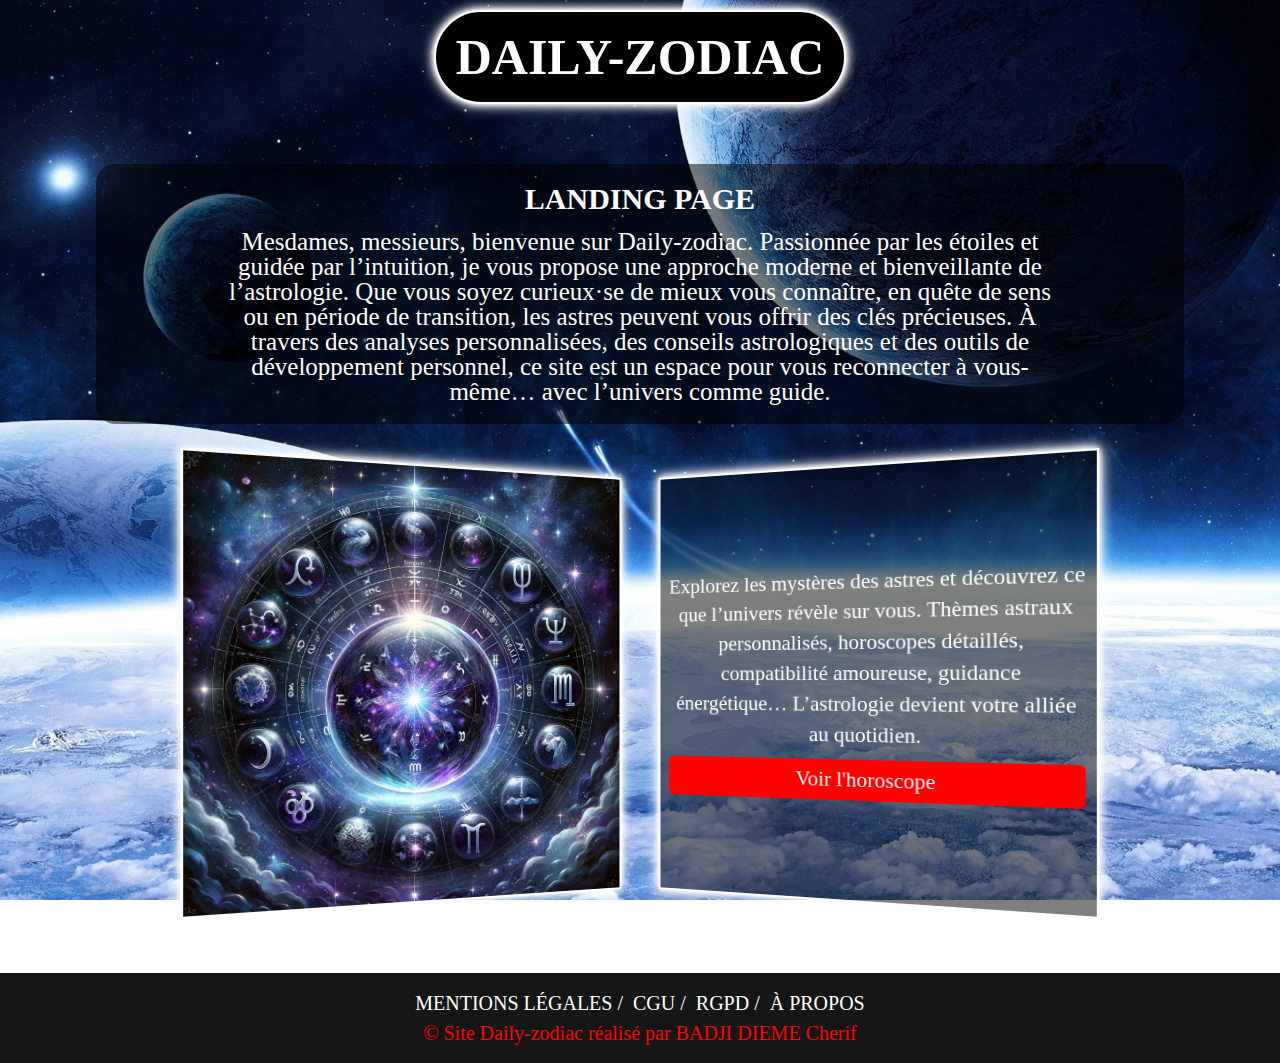
<file: index.html>
<!DOCTYPE html>
<html lang="en">
<head>
    <meta charset="UTF-8">
    <meta name="viewport" content="width=device-width, initial-scale=1.0">
    <meta name="google-site-verification" content="s1juHlj9LBVvHF-ZmIEJKXteBgL4H2-tfggFfGoXqeM" />
    <title> Daily-zodiac - Landing page </title>
    <link rel="stylesheet" href="/assets/css/reset.css">
    <link rel="stylesheet" href="/assets/css/index.css">
</head>
<body>
     <header class="flex">
        <h1>Daily-zodiac</h1>
    </header>
    <main class="flex">
        <section class="flex firstSection">
            <h2>Landing page</h2>
            <p>Mesdames, messieurs, bienvenue sur Daily-zodiac.
             Passionnée par les étoiles et guidée par l’intuition, je vous propose une approche moderne et bienveillante de l’astrologie. Que vous soyez curieux·se de mieux vous connaître, en quête de sens ou en période de transition, les astres peuvent vous offrir des clés précieuses. À travers des analyses personnalisées, des conseils astrologiques et des outils de développement personnel, ce site est un espace pour vous reconnecter à vous-même… avec l’univers comme guide.
             </p>
        </section>
         <section class="flex secondSection">
            <article>
                <figure class="flex">
                    <img src="/assets/images/horoscope_carte2.jpg" alt="l'image de mon horoscope" >
                    <figcaption>
                 Explorez les mystères des astres et découvrez ce que l’univers révèle sur vous. Thèmes astraux personnalisés, horoscopes détaillés, compatibilité amoureuse, guidance énergétique… L’astrologie devient votre alliée au quotidien.
                 <br>
                <a href="./assets/html/horoscope.html" class="lienHoroscope">Voir l'horoscope</a>
                    </figcaption>
                </figure> 
            </article>
        </section>
    </main>
    <footer class="flex">
          <ul class="flex">
            <li><a href="/assets/html/mentionsLegales.html">Mentions Légales /</a></li>
            <li><a href="/assets/html/CGU.html">CGU /</a></li>
            <li><a href="/assets/html/RGPD.html">RGPD /</a></li>
            <li><a href="/assets/html/aPropos.html">à propos</a></li>
        </ul>
        <div>
            <span>&copy; Site Daily-zodiac réalisé par BADJI DIEME Cherif</span>
        </div> 
    </footer>
</body>
</html>
</file>
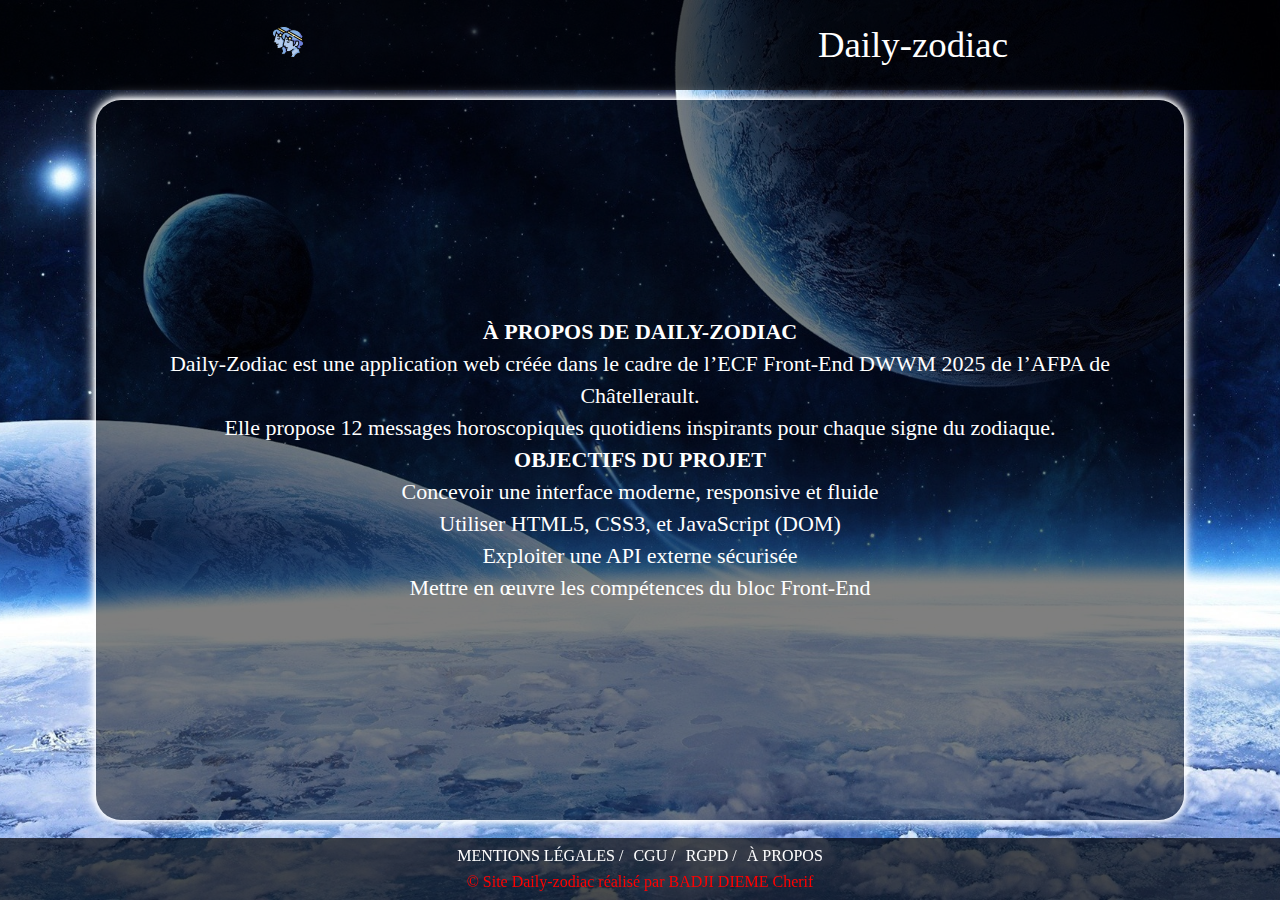
<file: assets/html/aPropos.html>
<!DOCTYPE html>
<html lang="en">
<head>
    <meta charset="UTF-8">
    <meta name="viewport" content="width=device-width, initial-scale=1.0">
    <title> À propos - Daily-Zodiac</title>
    <link rel="stylesheet" href="../css/reset.css">
    <link rel="stylesheet" href="../css/style.css">
    <link rel="shortcut icon" href="/assets/images/favicon.ico" type="image/x-icon">

</head>
<body>
      <header>
            <a href="/index.html">
                <img src="/assets/images/gemeaux.png" alt="logo du site qui est une image du signe astrologique gémeaux">
            </a>
            <h1>Daily-zodiac</h1>    
      </header>
      <main>
            <h2>À propos de Daily-Zodiac</h2>
            <p><strong>Daily-Zodiac</strong> est une application web créée dans le cadre de l’ECF Front-End DWWM 2025 de l’AFPA de Châtellerault.</p>
            <p>Elle propose 12 messages horoscopiques quotidiens inspirants pour chaque signe du zodiaque.</p>

            <h2>Objectifs du projet</h2>
            <ul>
                <li>Concevoir une interface moderne, responsive et fluide</li>
                <li>Utiliser HTML5, CSS3, et JavaScript (DOM)</li>
                <li>Exploiter une API externe sécurisée</li>
                <li>Mettre en œuvre les compétences du bloc Front-End</li>
            </ul>
      </main>
      <footer class="flex">
             <ul class="flex">
                <li><a href="mentionsLegales.html">Mentions Légales /</a></li>
                <li><a href="CGU.html">CGU /</a></li>
                <li><a href="RGPD.html">RGPD /</a></li>
                <li><a href="aPropos.html">à propos</a></li>
            </ul>
        <div>
            <span>&copy; Site Daily-zodiac réalisé par BADJI DIEME Cherif</span>
        </div> 
    </footer>
</body>
</html>
</file>
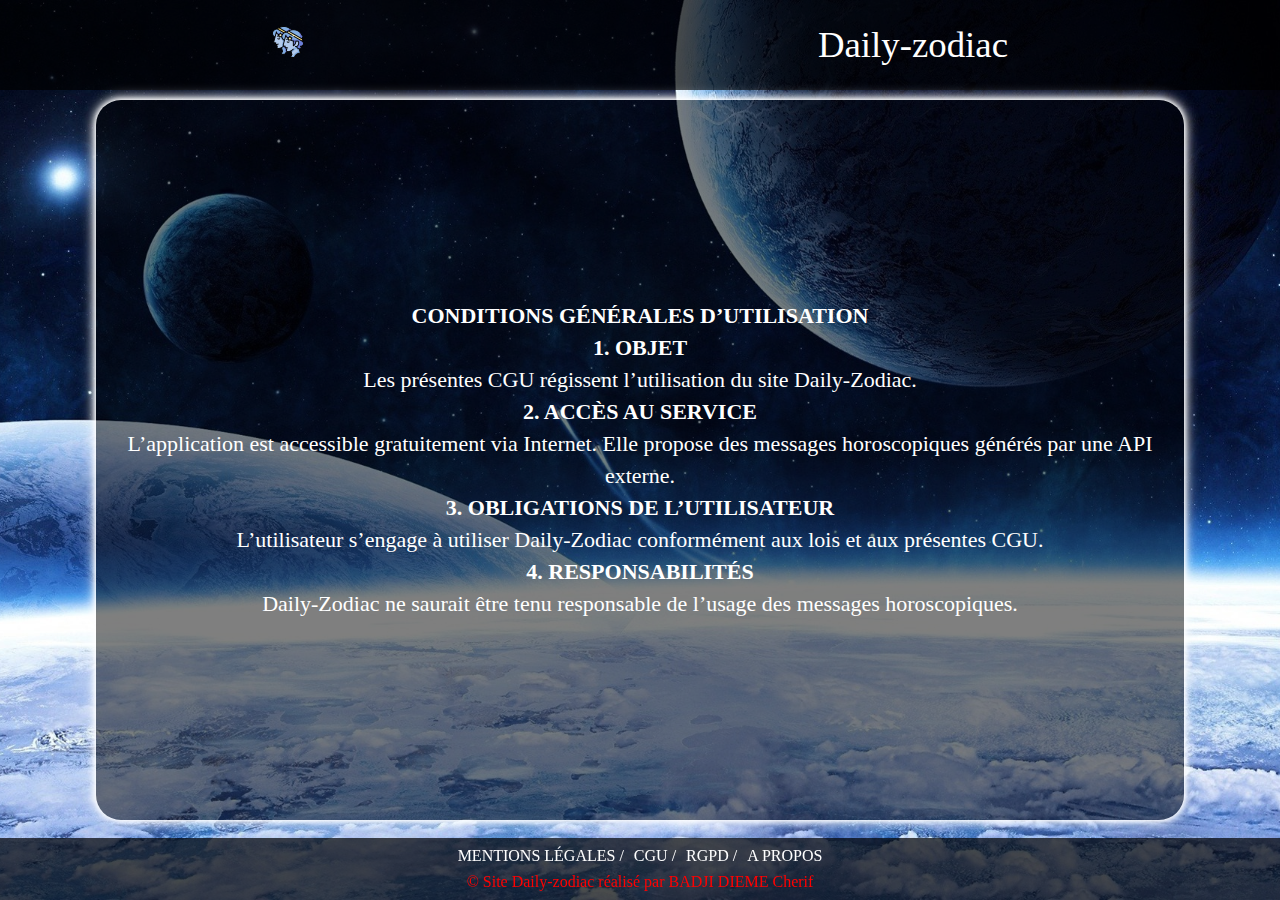
<file: assets/html/CGU.html>
<!DOCTYPE html>
<html lang="en">
<head>
    <meta charset="UTF-8">
    <meta name="viewport" content="width=device-width, initial-scale=1.0">
    <title>Conditions Générales d'Utilisation - Daily-Zodiac</title>
    <link rel="stylesheet" href="../css/reset.css">
    <link rel="stylesheet" href="../css/style.css">
    <link rel="shortcut icon" href="/assets/images/favicon.ico" type="image/x-icon">

</head>
<body>
     <header>
            <a href="/index.html">
                <img src="/assets/images/gemeaux.png" alt="logo du site qui est une image du signe astrologique gémeaux">
            </a>
            <h1>Daily-zodiac</h1>    
      </header>
      <main>
            <h2>Conditions Générales d’Utilisation</h2>
            <section>
            <h2>1. Objet</h2>
            <p>Les présentes CGU régissent l’utilisation du site <strong>Daily-Zodiac</strong>.</p>
            </section>
            <section>
            <h2>2. Accès au service</h2>
            <p>L’application est accessible gratuitement via Internet. Elle propose des messages horoscopiques générés par une API externe.</p>
            </section>
            <section>
            <h2>3. Obligations de l’utilisateur</h2>
            <p>L’utilisateur s’engage à utiliser Daily-Zodiac conformément aux lois et aux présentes CGU.</p>
            </section>
            <section>
            <h2>4. Responsabilités</h2>
            <p>Daily-Zodiac ne saurait être tenu responsable de l’usage des messages horoscopiques.</p>
            </section>
      </main> 
      <footer class="flex">
            <ul class="flex">
                <li><a href="mentionsLegales.html">Mentions Légales /</a></li>
                <li><a href="CGU.html">CGU /</a></li>
                <li><a href="RGPD.html">RGPD /</a></li>
                <li><a href="aPropos.html">A propos</a></li>
            </ul>
        <div>
            <span>&copy; Site Daily-zodiac réalisé par BADJI DIEME Cherif</span>
        </div> 
    </footer>
</body>
</html>
</file>
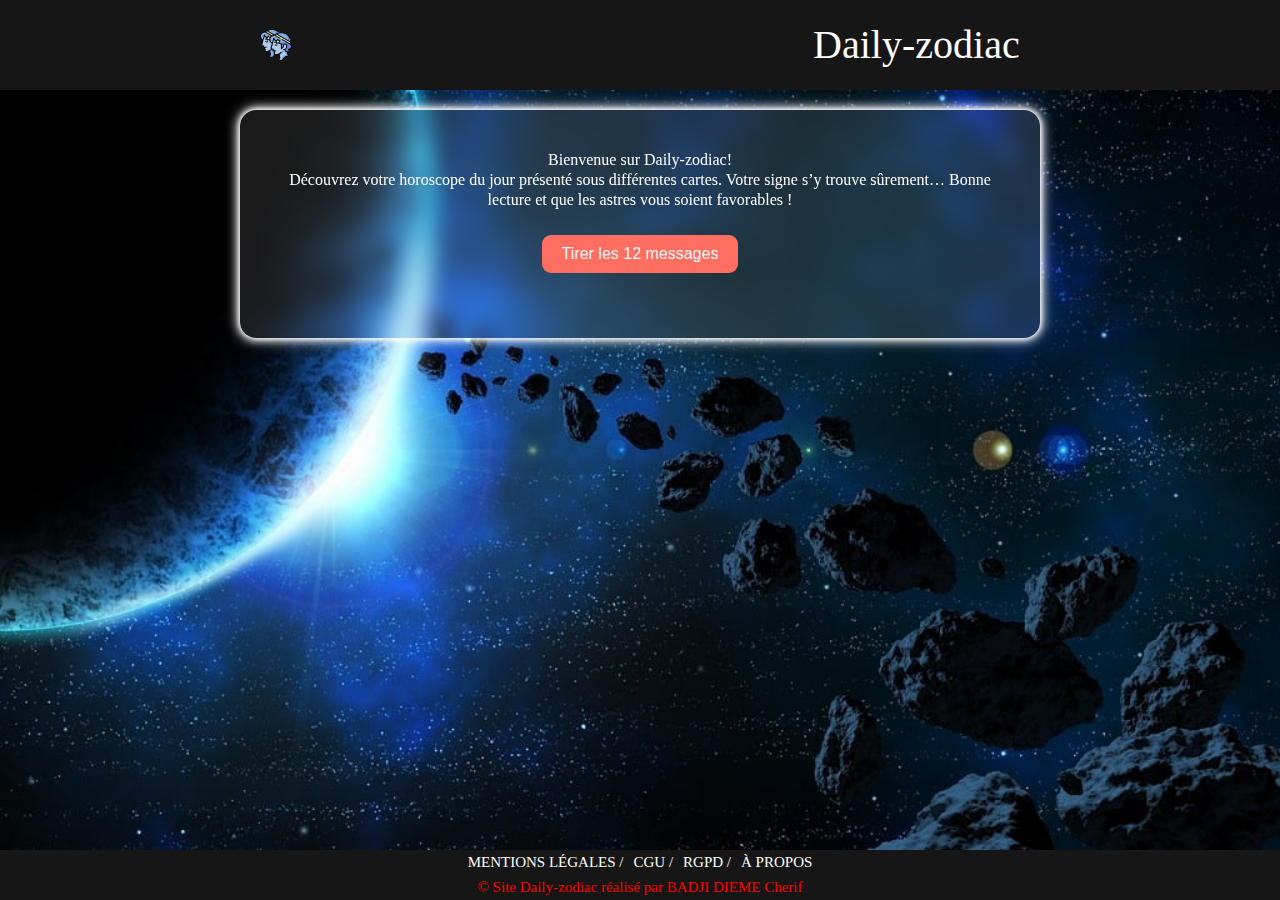
<file: assets/html/horoscope.html>
<html lang="fr">
<head>
  <meta charset="UTF-8">
  <meta name="viewport" content="width=device-width, initial-scale=1.0">
  <title>Daily-zodiac - horoscope au quotidien</title>
  <link rel="stylesheet" href="../css/reset.css">
  <link rel="stylesheet" href="../css/horoscope.css">
  <link rel="shortcut icon" href="/assets/images/favicon.ico" type="image/x-icon">

</head>
<body class="flex">
    <header>
            <a href="/index.html">
                <img src="/assets/images/gemeaux.png" alt="logo du site qui est une image du signe astrologique gémeaux">
            </a>
            <h1>Daily-zodiac</h1>    
      </header>
    <main>
        <section class="container">
            <div>
                <h2>Bienvenue sur Daily-zodiac!</h2>
                <p>
                 Découvrez votre horoscope du jour présenté sous différentes cartes. Votre signe s’y trouve sûrement… Bonne lecture et que les astres vous soient favorables !
                </p>
            </div>
            <div class="buttonAndCardContainer">
                <button id="drawButton">Tirer les 12 messages</button>
                <div id="cardsContainer" class="containerCards"></div>
            </div>
        </section>
    </main>
     <footer class="footer flex">
    <ul class="flex">
      <li><a href="mentionsLegales.html">Mentions Légales /</a></li>
      <li><a href="CGU.html">CGU /</a></li>
      <li><a href="RGPD.html">RGPD /</a></li>
      <li><a href="aPropos.html">à propos</a></li>
    </ul>
    <div>
      <span>&copy; Site Daily-zodiac réalisé par BADJI DIEME Cherif</span>
    </div>
  </footer>
  <script src="../js/script.js"></script>
</body>
</html>
</file>
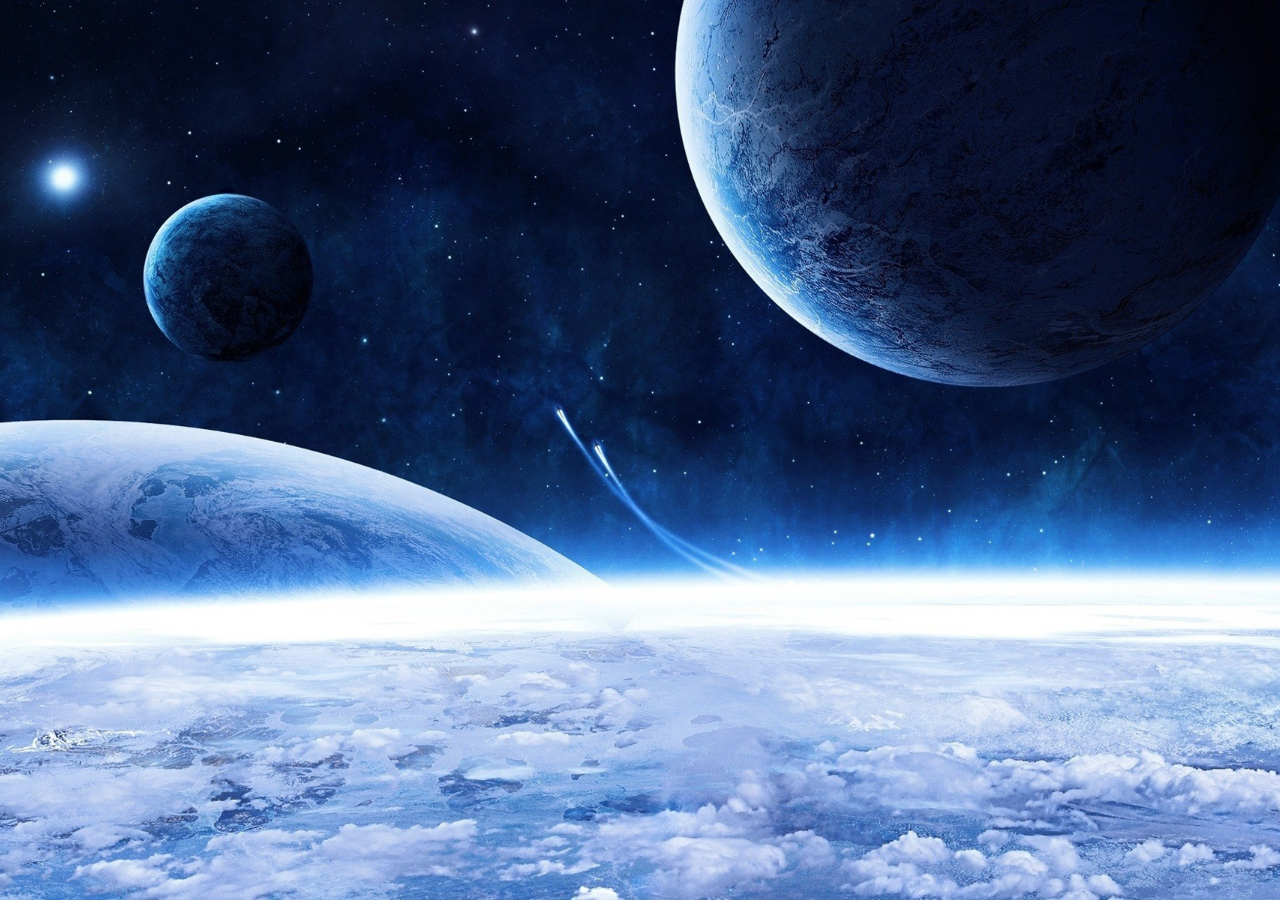
<file: assets/html/mentionsLegales.html>
<!DOCTYPE html>
<html lang="en">
<head>
    <meta charset="UTF-8">
    <meta name="viewport" content="width=device-width, initial-scale=1.0">
    <title>Daily-zodiac - mentionsLegales</title>
    <link rel="stylesheet" href="../css/reset.css">
  <link rel="stylesheet" href="../css/style.css">
</head>
<body>
    
</body>
</html>
</file>
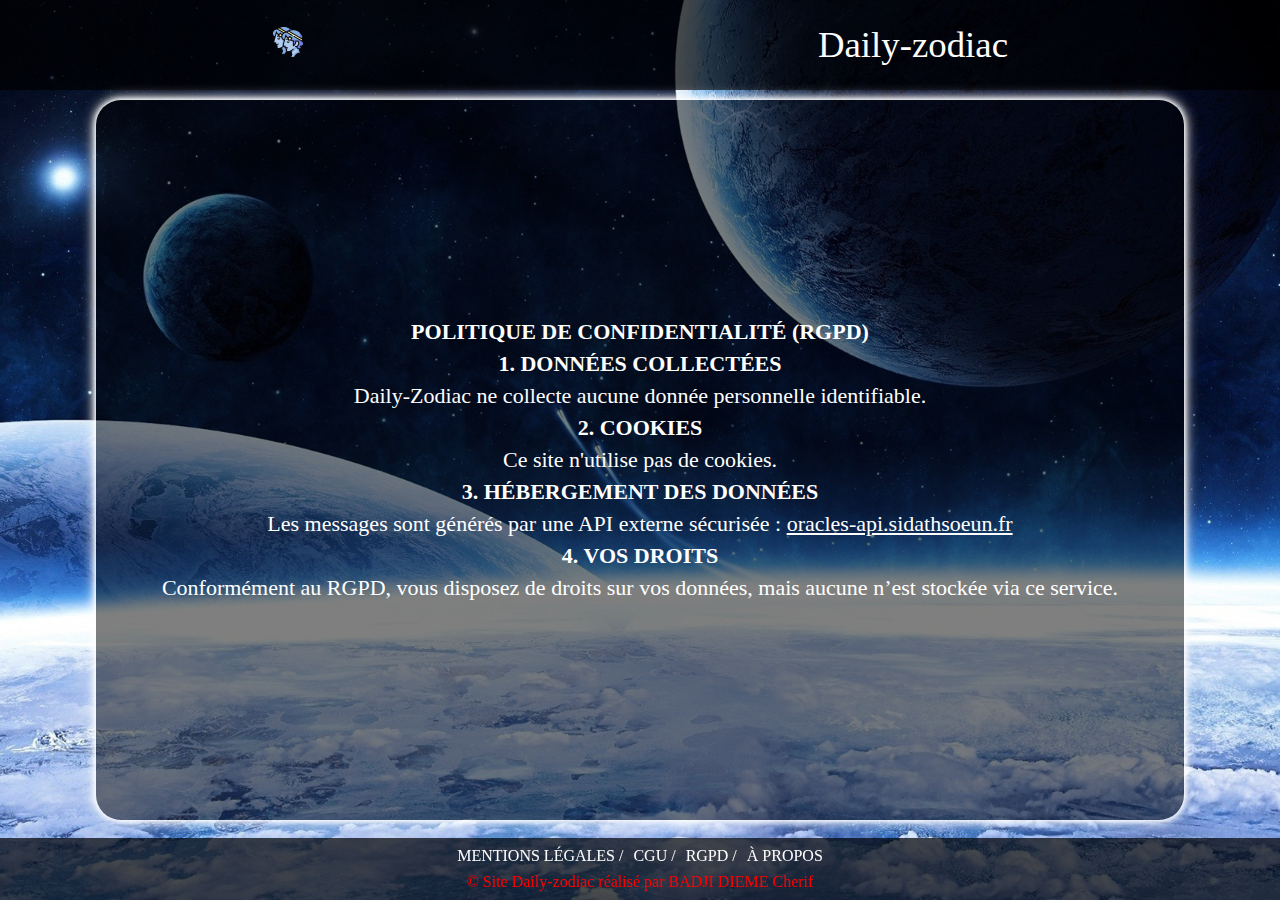
<file: assets/html/RGPD.html>
<!DOCTYPE html>
<html lang="en">
<head>
    <meta charset="UTF-8">
    <meta name="viewport" content="width=device-width, initial-scale=1.0">
    <title>Politique de Confidentialité - Daily-Zodia</title>
 <link rel="stylesheet" href="../css/reset.css">
  <link rel="stylesheet" href="../css/style.css">
</head>
<body>
    <header>
            <a href="/index.html">
                <img src="/assets/images/gemeaux.png" alt="">
            </a>
            <h1>Daily-zodiac</h1>    
      </header>
      <main>
            <h2>Politique de Confidentialité (RGPD)</h2>
            <section>
              <h2>1. Données collectées</h2>
              <p>Daily-Zodiac ne collecte aucune donnée personnelle identifiable.</p>
            </section>
            <section>
              <h2>2. Cookies</h2>
              <p>Ce site n'utilise pas de cookies.</p>
            </section>
            <section>
              <h2>3. Hébergement des données</h2>
              <p>Les messages sont générés par une API externe sécurisée : <a href="https://oracles-api.sidathsoeun.fr/oracle_api.php" target="_blank">oracles-api.sidathsoeun.fr</a></p>
            </section>
            <section>
              <h2>4. Vos droits</h2>
              <p>Conformément au RGPD, vous disposez de droits sur vos données, mais aucune n’est stockée via ce service.</p>
            </section>
          </main>
          <footer class="flex">
              <ul class="flex">
                  <li><a href="mentionsLegales.html">Mentions Légales /</a></li>
                  <li><a href="CGU.html">CGU /</a></li>
                  <li><a href="RGPD.html">RGPD /</a></li>
                  <li><a href="aPropos.html">à propos</a></li>
              </ul>
              <div>
                  <span>&copy; Site Daily-zodiac réalisé par BADJI DIEME Cherif</span>
              </div> 
          </footer>
</body>
</html>
</file>
<file: assets/css/index.css>
* {
  box-sizing: border-box;
  color: white;
}
html, body {
  height: 100%;
  margin: 0;
  padding: 0;
}
body {
  display: flex;
  flex-direction: column;
  gap: 40px;
  background-image: url(/assets/images/fond_background.jpg);
  background-repeat: no-repeat;
  background-size: cover;
  background-position: center;
  background-attachment: fixed;
}

/* UTILITAIRES */
.flex {
  display: flex;
}

/* HEADER */
header {
  margin-top: 10px;
  height: 15vh;
  width: 100%;
  align-items: center;
  justify-content: center;
  font-size: 80px;
  text-transform: uppercase;
  font-weight: bold;
  position: sticky;
}
h1 {
  border: 2px solid white;
  border-radius: 70px;
  padding: 20px;
  background-color: #000;
  box-shadow:
    0 0 5px white,
    0 0 10px white,
    0 0 15px white;
}

/* MAIN */
main {
  flex: 1;
  width: 100%;
  flex-direction: column;
  align-items: center;
  gap: 40px;
}

/* SECTION 1 */
.firstSection {
  margin-top: 20px;
  flex-direction: column;
  align-items: center;
  justify-content: center;
  gap: 15px;
  width: 85%;
  font-size: 30px;
  text-align: center;
  background-color: rgba(0, 0, 0, 0.5);
  padding: 20px;
  border-radius: 20px;
}
.firstSection h2 {
  font-size: 40px;
  text-transform: uppercase;
  font-weight: bold;
}
.firstSection p {
  width: 80%;
}

/* SECTION 2 */
.secondSection {
  width: 100%;
  justify-content: center;
  align-items: center;
}
article {
  width: 90%;
  max-width: 1200px;
  display: flex;
  justify-content: center;
  align-items: center;
}

/* FIGURE - IMAGE + TEXTE CÔTE À CÔTE */
figure {
    width: 100%;
    max-width: 1000px;
    height: auto;
    display: flex;
    justify-content: center;
    align-items: stretch;
    gap: 0; /* pas d'espace entre les deux blocs */
    perspective: 1400px;
    animation: rebond 3s linear infinite alternate;
    position: relative;
    flex-wrap: nowrap;
}
@keyframes rebond {
  0% { transform: translateY(0); }
  100% { transform: translateY(-30px); }
}
figure img {
    width: 50%;
    height: auto;
    transform: rotateY(25deg);
    border: 2px solid white;
    background-color: #000;
    box-shadow:
        0 0 5px white,
        0 0 10px white,
        0 0 15px white;
    object-fit: cover;
}

figcaption {
    width: 50%;
    padding: 10px;
    text-align: center;
    line-height: 1.4;
    font-size: 1.8rem;
    transform: rotateY(-25deg);
    border: 2px solid white;
    background-color: rgba(0, 0, 0, 0.5);
    box-shadow:
        0 0 5px white,
        0 0 10px white,
        0 0 15px white;
    margin-left: -2px; /* pour que les deux cadres se touchent presque */
    display: flex;
    flex-direction: column;
    justify-content: center;
}

/* LIEN HOROSCOPE */
.lienHoroscope {
  background-color: red;
  border-radius: 5px;
  text-decoration: none;
  padding: 5px 10px;
  display: inline-block;
  margin-top: 10px;
}

/* FOOTER */
footer {
  width: 100%;
  flex-direction: column;
  align-items: center;
  gap: 10px;
  font-size: 20px;
  margin-top: 30px;
  justify-content: center;
  background-color: rgb(22, 22, 22);
  padding: 20px 0;
}
footer ul {
  gap: 10px;
}
footer ul li a {
  text-decoration: none;
  color: white;
  text-transform: uppercase;
}
footer ul li a:hover {
  text-decoration: underline;
}
footer div span {
  color: red;
}

/* --- MEDIA QUERIES --- */

/* SMARTPHONES PORTRAIT */
@media (max-width: 500px) {
  header {
    font-size: 35px;
  }
  .firstSection {
    font-size: 17px;
    margin-top: 47px;
  }
  .firstSection h2 {
    font-size: 20px;
  }
  figcaption {
    font-size: 16px;
  }
  figure {
    flex-direction: row;
    flex-wrap: wrap;
    height: auto;
  }
  figure img, figcaption {
    width: 90%;
    margin: 0 auto;
  }
  article {
    width: 100%;
  }
  footer {
    font-size: 14px;
  }
}

/* MOBILE PAYSAGE & PETITES TABLETTES */
@media (min-width: 480px) and (max-width: 959px) and (orientation: landscape) {
  header {
    font-size: 20px;
  }
  .firstSection {
    font-size: 15px;
    padding: 0 10px;
  }
  .firstSection h2 {
    font-size: 18px;
  }
  figcaption {
    font-size: 15px;
  }
  figure {
    flex-direction: row;
    flex-wrap: wrap;
    height: auto;
  }
  figure img, figcaption {
    width: 48%;
  }
  article {
    width: 95%;
  }
}

/* TABLETTES & PC */
@media (min-width: 760px) and (max-width: 1280px) {
  header {
    font-size: 50px;
  }
  .firstSection {
    font-size: 25px;
  }
  .firstSection h2 {
    font-size: 30px;
  }
  figcaption {
    font-size: 22px;
  }
  figure img, figcaption {
    width: 45%;
  }
}
@media (max-width: 600px) {
    figure {
        flex-direction: row;
        flex-wrap: nowrap;
        gap: 0;
        width: 100%;
        align-items: center;
        justify-content: center;
    }

    figure img,
    figcaption {
        width: 50%;
        font-size: 0.9rem;
        line-height: 1.2;
    }

    figcaption {
        height: auto;
        padding: 5px;
        margin-left: -2px; /* on garde le "livre ouvert" même sur petit écran */
    }
}
</file>
<file: assets/css/style.css>
* {
  box-sizing: border-box;
  color: white;
}
.flex{
    display: flex;
}
body{
 background-image: url(/assets/images/fond_background.jpg);
 background-repeat: no-repeat;
 background-size: cover;
 background-position: center;
 background-attachment: fixed;
 display: flex;
 flex-direction: column;
 justify-content: space-between;

}

header{
  width: 100%;
  height: 10vh;
  background-color: rgba(0, 0, 0, 0.7);
  display: flex;
  justify-content: space-around;
  align-items: center;
}

header a{
    font-size: 35px;
}

h1 {
  font-size: 2.5rem;
}
h2{
    font-weight: bold;
    text-transform: uppercase;
}

main{
  background-color: rgba(0, 0, 0, 0.5);
    display: flex;
    min-height: 80vh;
    width: 80%;
    flex-direction: column;
    align-items: center;
    justify-content: center;
    font-size: 30px;
    border-radius: 25px;
    margin: 10px;
    align-self: center;
    text-align: center;
    padding: 15px;
    line-height: 45px;
      box-shadow:
        0 0 5px white,
        0 0 10px white,
        0 0 15px white;
}

footer {
  width: 100%;
  flex-direction: column;
  align-items: center;
  gap: 10px;
  font-size: 20px;
  justify-content: center;
  background-color: rgba(0, 0, 0, 0.7);
  padding: 10px 0;
  position: fixed;
  bottom: 0;
}

footer ul {
  gap: 10px;
}
footer ul li a {
  text-decoration: none;
  color: white;
  text-transform: uppercase;
}
footer ul li a:hover {
  text-decoration: underline;
}
footer div span {
  color: red;
}

/* @media (min-width: 340px) and (max-width: 540px) {
    main, header{
        font-size: 20px;
        line-height: 25px;
        gap: 5px;

    }
    h1{
        font-size: 25px;
    }
    footer {
    font-size: 14px;
    }
} */

/* Smartphones portrait : max-width 500px */
@media screen and (max-width: 500px) {
  header {
    flex-direction: column;
    height: auto;
    padding: 10px 0;
  }

  header img {
    width: 40px;
  }

  h1 {
    font-size: 1.5rem;
    text-align: center;
  }

  main {
    width: 90%;
    font-size: 16px;
    line-height: 22px;
    padding: 10px;
  }

  h2 {
    font-size: 1.1rem;
  }

  footer {
    position: relative;
    font-size: 12px;
    text-align: center;
  }

  footer ul {
    flex-wrap: wrap;
    justify-content: center;
  }

  footer ul li {
    margin: 2px 5px;
  }
}

/* Mobiles paysage et petites tablettes : min-width 480px et max-width 959px */
@media screen and (min-width: 480px) and (max-width: 959px) {
  header {
    padding: 10px;
    gap: 10px;
  }

  h1 {
    font-size: 2rem;
  }

  main {
    width: 90%;
    font-size: 18px;
    line-height: 28px;
    padding: 15px;
  }

  h2 {
    font-size: 1.3rem;
  }

  footer {
    position: relative;
    font-size: 14px;
  }
}

/* Tablettes et PC : min-width 760px et max-width 1280px */
@media screen and (min-width: 760px) and (max-width: 1280px) {
  header {
    padding: 15px;
  }

  h1 {
    font-size: 2.3rem;
  }

  main {
    width: 85%;
    font-size: 22px;
    line-height: 32px;
  }

  footer {
    font-size: 16px;
  }
}

/* Media query améliorée pour petits écrans (max-width: 600px) */
@media screen and (max-width: 600px) {
  main {
    width: 95%;
    font-size: 17px;
    line-height: 25px;
  }

  h1 {
    font-size: 1.6rem;
  }

  header img {
    width: 45px;
  }

  footer {
    font-size: 13px;
  }
}
</file>
<file: assets/css/horoscope.css>
*{
    box-sizing: border-box;
}

html, body {
  height: 100%;
  margin: 0;
  padding: 0;
   overflow-x: hidden;
  overflow-y: auto;
}

.flex{
    display: flex;
}
body {
  /* background: linear-gradient(to right, #6a11cb, #2575fc); */
  color: #fff;
  flex-direction: column;
 min-height: 100vh;
  min-height: 100vh;
  text-align: center;
  background-image: url(/assets/images/meteorites.jpg);
  background-repeat: no-repeat;
  background-size: cover;
  background-position: center;
  background-attachment: fixed;
  text-align: center;
}

.container {
  background: rgba(255, 255, 255, 0.1);
  border-radius: 16px;
  backdrop-filter: blur(10px);
  padding: 40px;
  max-width: 800px;
  width: 100%;
  box-shadow: 0 8px 32px rgba(0, 0, 0, 0.25);
  display: flex;
  flex-direction: column;
  gap: 20px;
  line-height: 20px;
   margin: 0 auto;
     box-shadow:
        0 0 5px white,
        0 0 10px white,
        0 0 15px white;
}
.buttonAndCardContainer{
  display: flex;
  justify-content: center;
  align-items: center;
  flex-direction: column;
  gap: 20px;
}

.containerCards{
  display: flex;
  flex-direction: column;
  gap: 20px;
}

h1 {
  font-size: 2.5rem;
}

form {
  margin-bottom: 20px;
}

input[type="text"] {
  padding: 10px;
  font-size: 1rem;
  width: 60%;
  border: none;
  border-radius: 8px;
  margin-bottom: 10px;
}

button {
  padding: 10px 20px;
  font-size: 1rem;
  background-color: #ff6f61;
  color: #fff;
  border: none;
  border-radius: 9px;
  cursor: pointer;
  transition: transform 0.2s ease, background-color 0.3s;
  margin: 5px;
}

button:hover {
  background-color: #ff3b2e;
  transform: scale(1.05);
}


#loader {
  font-style: italic;
  font-size: 1.1rem;
  color: #ffe;
  margin-bottom: 10px;
}


/* .cards-container {
  display: grid;
  grid-template-columns: repeat(auto-fit, minmax(200px, 1fr));
  gap: 15px;
  margin-top: 20px;
} */

.card {
  background: rgba(255, 255, 255, 0.2);
  border-radius: 12px;
  padding: 15px;
  color: #fff;
  transition: transform 0.3s ease, box-shadow 0.3s ease;
  box-shadow: 0 4px 12px rgba(0, 0, 0, 0.2);
}

.card:hover {
  transform: translateY(-8px);
  box-shadow: 0 8px 20px rgba(0, 0, 0, 0.3);
}

/* Message unique */
#horoscopeResult h2 {
  margin-top: 20px;
  color: #ffe;
  font-size: 1.5rem;
}

#horoscopeResult p {
  font-size: 1.1rem;
  color: #fff;
  background: rgba(0, 0, 0, 0.2);
  padding: 15px;
  border-radius: 10px;
  margin-top: 10px;
}

/* Message d'erreur */
.error-message {
  color: #ffcccb;
  font-weight: bold;
  margin: 10px 0;
}

/* Responsive */
@media (max-width: 600px) {
  /* input[type="text"] {
    width: 100%;
  } */

  .container {
    padding: 20px;
  }
}
header{

  width: 100%;
  height: 10vh;
  background-color: rgb(22, 22, 22);
  display: flex;
  justify-content: space-around;
  align-items: center;
}
main{
  flex: 1;
  padding: 20px;

}
.footer{
  width: 100%;
  flex-direction: column;
  align-items: center;
  gap: 10px;
  font-size: 15px;
  justify-content: center;
  background-color: rgb(22, 22, 22);
  padding: 5px 0;
  
}
.footer ul {
  gap: 10px;
}
.footer ul li a {
  text-decoration: none;
  color: white;
  text-transform: uppercase;
}
.footer ul li a:hover {
  text-decoration: underline;
}
.footer div span {
  color: red;
}

/* --- MEDIA QUERIES --- */

/* SMARTPHONES PORTRAIT */
@media (max-width: 500px) {
  header {
    font-size: 35px;
  }
  .firstSection {
    font-size: 17px;
    margin-top: 47px;
  }
  .firstSection h2 {
    font-size: 20px;
  }
  figcaption {
    font-size: 16px;
  }
  figure {
    flex-direction: row;
    flex-wrap: wrap;
    height: auto;
  }
  figure img, figcaption {
    width: 90%;
    margin: 0 auto;
  }
  article {
    width: 100%;
  }
  .footer {
    font-size: 14px;
  }
}

/* MOBILE PAYSAGE & PETITES TABLETTES */
@media (min-width: 480px) and (max-width: 959px) and (orientation: landscape) {
  header {
    font-size: 20px;
  }
  .firstSection {
    font-size: 15px;
    padding: 0 10px;
  }
  .firstSection h2 {
    font-size: 18px;
  }
  figcaption {
    font-size: 15px;
  }
  figure {
    flex-direction: row;
    flex-wrap: wrap;
    height: auto;
  }
  figure img, figcaption {
    width: 48%;
  }
  article {
    width: 95%;
  }
}

/* TABLETTES & PC */
@media (min-width: 760px) and (max-width: 1280px) {
  header {
    font-size: 50px;
  }
}
@media (max-width: 600px) {
    figure {
        flex-direction: row;
        flex-wrap: nowrap;
        gap: 0;
        width: 100%;
        align-items: center;
        justify-content: center;
    }

    figure img,
    figcaption {
        width: 50%;
        font-size: 0.9rem;
        line-height: 1.2;
    }

    figcaption {
        height: auto;
        padding: 5px;
        margin-left: -2px; /* on garde le "livre ouvert" même sur petit écran */
    }
}
</file>
